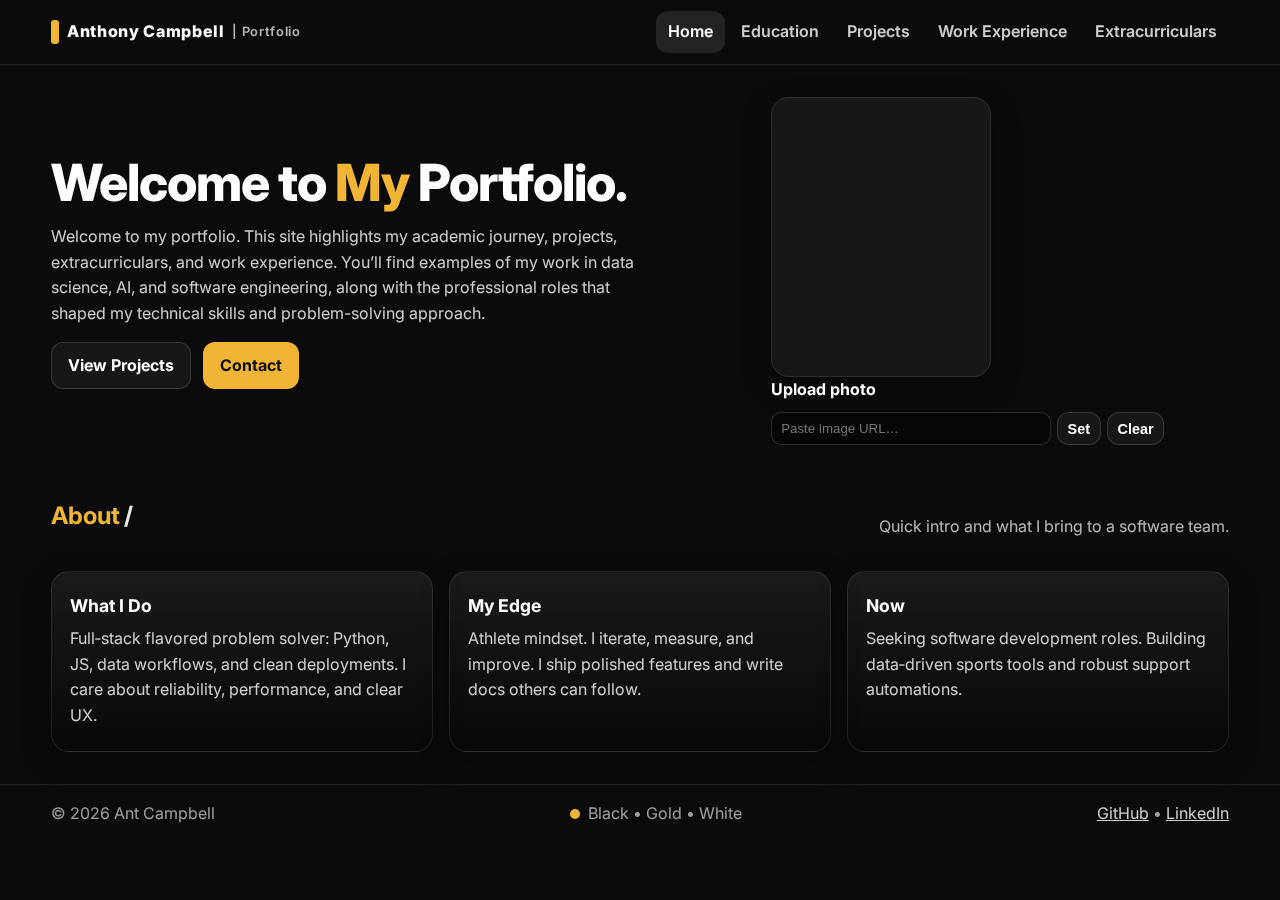
<file: index.html>
<!doctype html>
<html lang="en">
<head>
<meta charset="utf-8" />
<meta name="viewport" content="width=device-width, initial-scale=1" />
<title>Anthony Campbell • Portfolio</title>
<link rel="preconnect" href="https://fonts.googleapis.com">
<link rel="preconnect" href="https://fonts.gstatic.com" crossorigin>
<link href="https://fonts.googleapis.com/css2?family=Inter:wght@400;600;800&display=swap" rel="stylesheet">
<link rel="stylesheet" href="assets/css/styles.css" />
</head>
<body data-page="home">
<header class="topbar">
<div class="container topbar__inner">
<a class="logo" href="index.html"><span class="gold-bar"></span>Anthony Campbell<span class="logo-sub"> | Portfolio</span></a>
<nav class="nav">
<a href="index.html" class="nav__link">Home</a>
<a href="education.html" class="nav__link">Education</a>
<a href="projects.html" class="nav__link">Projects</a>
<a href="work.html" class="nav__link">Work Experience</a>
<a href="extracurriculars.html" class="nav__link">Extracurriculars</a>
</nav>
</div>
</header>


<main class="container">
<section class="hero">
<div class="hero__copy">
<h1>Welcome to <span class="gold">My</span> Portfolio.</h1>
<p>Welcome to my portfolio. This site highlights my academic journey, projects, extracurriculars, and work experience.
  You’ll find examples of my work in data science, AI, and software engineering, along with the professional roles that shaped my technical skills and problem-solving approach.</p>
<div class="btn-row">
<a href="projects.html" class="btn btn--ghost">View Projects</a>
<a href="mailto:ant@example.com" class="btn btn--gold">Contact</a>
</div>
</div>
<div class="hero__media">
<div class="photo-frame" id="photoPreview"></div>
<div class="uploader">
<label class="file">
<input type="file" accept="image/*" id="fileInput" /> Upload photo
</label>
<div class="urlset">
<input type="url" id="urlInput" placeholder="Paste image URL…" />
<button id="setUrlBtn" class="btn btn--ghost small">Set</button>
<button id="clearBtn" class="btn btn--ghost small">Clear</button>
</div>
</div>
</div>
</section>


<section class="section">
<div class="section__head">
<h2><span class="gold">About</span><span class="slash">/</span></h2>
<p class="muted">Quick intro and what I bring to a software team.</p>
</div>
<div class="grid grid-3">
<article class="card"><h3>What I Do</h3><p>Full‑stack flavored problem solver: Python, JS, data workflows, and clean deployments. I care about reliability, performance, and clear UX.</p></article>
<article class="card"><h3>My Edge</h3><p>Athlete mindset. I iterate, measure, and improve. I ship polished features and write docs others can follow.</p></article>
<article class="card"><h3>Now</h3><p>Seeking software development roles. Building data‑driven sports tools and robust support automations.</p></article>
</div>
</section>
</main>


<footer class="footer">
<div class="container footer__inner">
<span>© <span id="year"></span> Ant Campbell</span>
<span class="palette"><i></i> Black • Gold • White</span>
<span class="links"><a href="https://github.com/" target="_blank">GitHub</a> • <a href="https://www.linkedin.com/" target="_blank">LinkedIn</a></span>
</div>
</footer>


<script src="assets/js/main.js"></script>
</body>

</html>
</file>
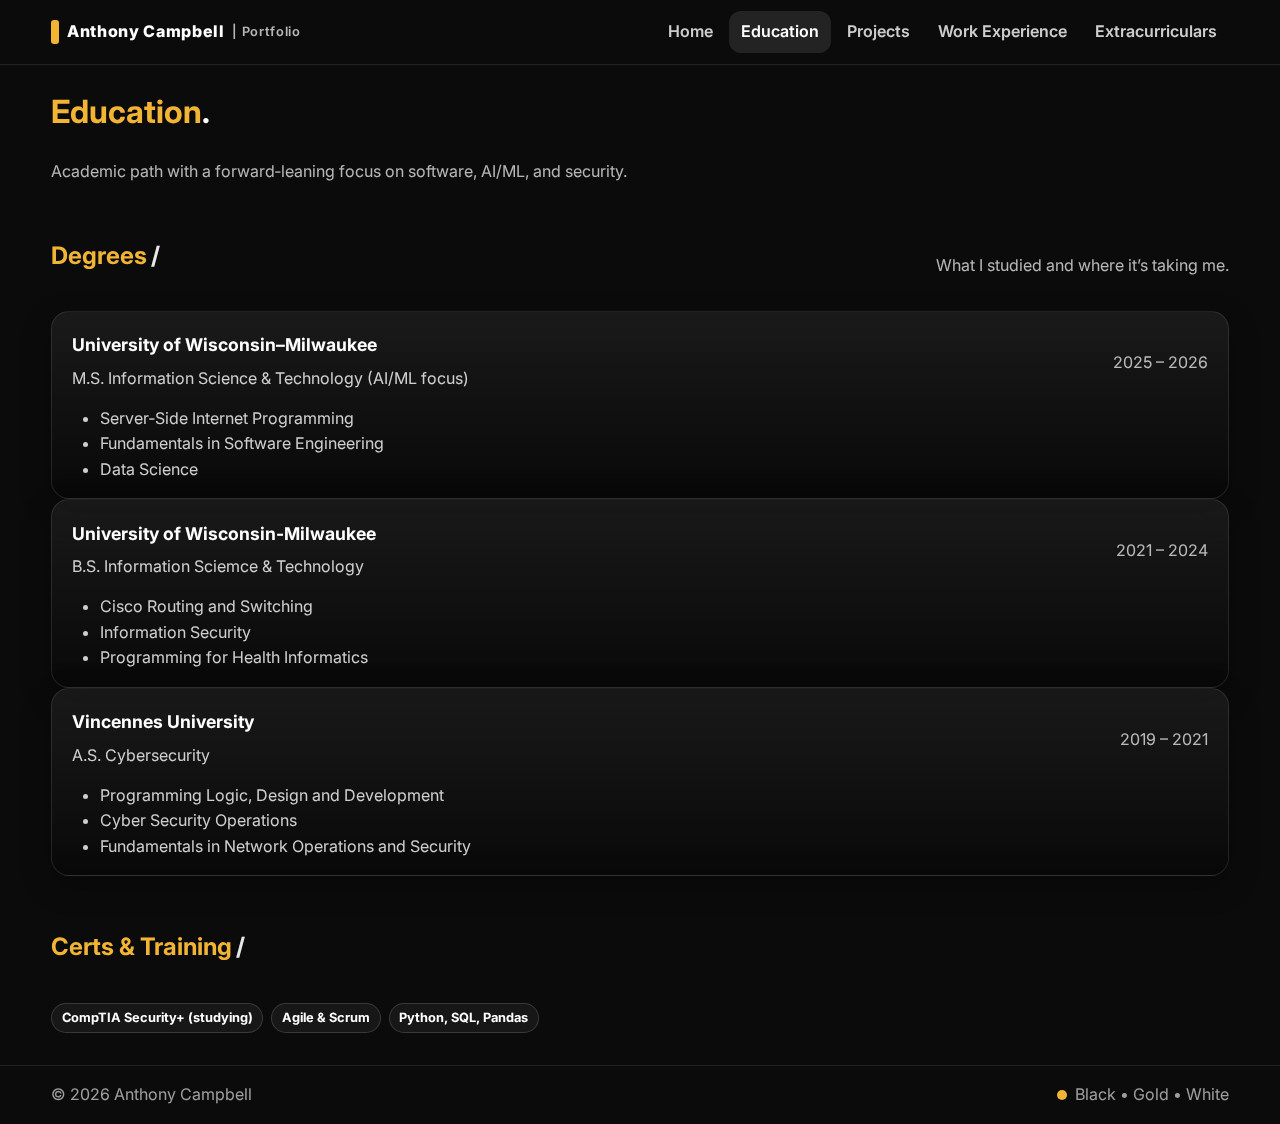
<file: education.html>
<!doctype html>
<html lang="en">
<head>
<meta charset="utf-8" />
<meta name="viewport" content="width=device-width, initial-scale=1" />
<title>Education • Anthony Campbell</title>
<link rel="preconnect" href="https://fonts.googleapis.com"><link rel="preconnect" href="https://fonts.gstatic.com" crossorigin>
<link href="https://fonts.googleapis.com/css2?family=Inter:wght@400;600;800&display=swap" rel="stylesheet">
<link rel="stylesheet" href="assets/css/styles.css" />
</head>
<body data-page="education">
<header class="topbar">
<div class="container topbar__inner">
<a class="logo" href="index.html"><span class="gold-bar"></span>Anthony Campbell<span class="logo-sub"> | Portfolio</span></a>
<nav class="nav">
<a href="index.html" class="nav__link">Home</a>
<a href="education.html" class="nav__link">Education</a>
<a href="projects.html" class="nav__link">Projects</a>
<a href="work.html" class="nav__link">Work Experience</a>
<a href="extracurriculars.html" class="nav__link">Extracurriculars</a>
</nav>
</div>
</header>


<main class="container">
<header class="pagehead"><h1><span class="gold">Education</span><span class="dot">.</span></h1><p class="muted">Academic path with a forward‑leaning focus on software, AI/ML, and security.</p></header>


<section class="section">
<div class="section__head"><h2><span class="gold">Degrees</span><span class="slash">/</span></h2><p class="muted">What I studied and where it’s taking me.</p></div>
<article class="card list">
<div class="list__row"><div><h3>University of Wisconsin–Milwaukee</h3><p class="muted">M.S. Information Science & Technology (AI/ML focus)</p></div><div class="muted">2025 – 2026</div></div>
<ul class="bullets">
<li>Server‑Side Internet Programming</li>
<li>Fundamentals in Software Engineering</li>
<li>Data Science</li>
</ul>
</article>
<article class="card list">
<div class="list__row"><div><h3>University of Wisconsin-Milwaukee</h3><p class="muted">B.S. Information Sciemce & Technology</p></div><div class="muted">2021 – 2024</div></div>
<ul class="bullets">
<li>Cisco Routing and Switching</li>
<li>Information Security</li>
<li>Programming for Health Informatics</li>
</ul>
</article>
<article class="card list">
<div class="list__row"><div><h3>Vincennes University</h3><p class="muted">A.S. Cybersecurity</p></div><div class="muted">2019 – 2021</div></div>
<ul class="bullets">
<li>Programming Logic, Design and Development</li>
<li>Cyber Security Operations</li>
<li>Fundamentals in Network Operations and Security</li>
</ul>
</article>
</section>


<section class="section">
<div class="section__head"><h2><span class="gold">Certs & Training</span><span class="slash">/</span></h2></div>
<div class="pills">
<span class="pill">CompTIA Security+ (studying)</span>
<span class="pill">Agile & Scrum</span>
<span class="pill">Python, SQL, Pandas</span>
</div>
</section>



</main>


<footer class="footer"><div class="container footer__inner"><span>© <span id="year"></span> Anthony Campbell</span><span class="palette"><i></i> Black • Gold • White</span></div></footer>
<script src="assets/js/main.js"></script>
</body>

</html>
</file>
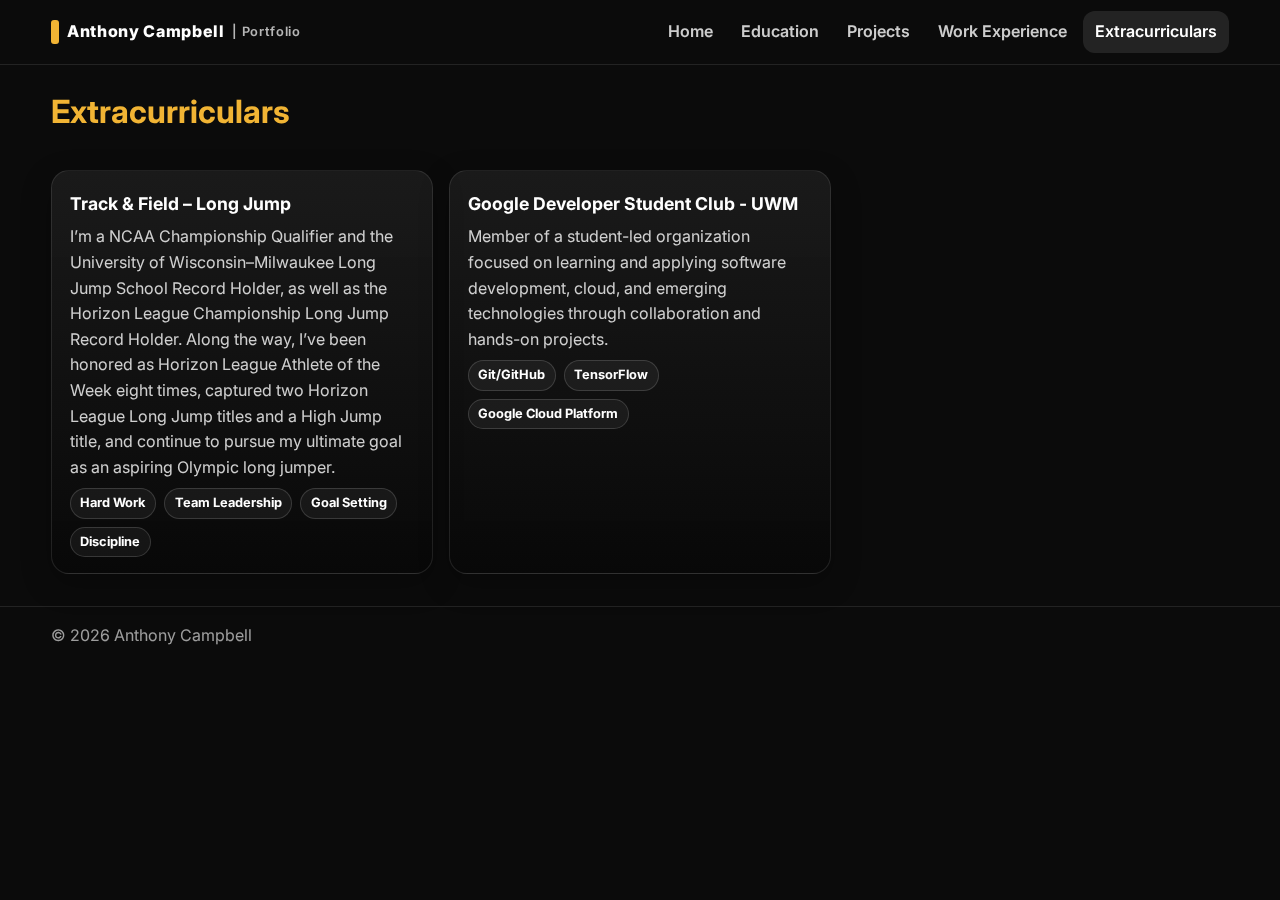
<file: extracurriculars.html>
<!doctype html>
<html lang="en">
<head>
<meta charset="utf-8" />
<meta name="viewport" content="width=device-width, initial-scale=1" />
<title>Extracurriculars • Anthony Campbell</title>
<link rel="preconnect" href="https://fonts.googleapis.com"><link rel="preconnect" href="https://fonts.gstatic.com" crossorigin>
<link href="https://fonts.googleapis.com/css2?family=Inter:wght@400;600;800&display=swap" rel="stylesheet">
<link rel="stylesheet" href="assets/css/styles.css" />
</head>
<body data-page="extracurriculars">
<header class="topbar"><div class="container topbar__inner"><a class="logo" href="index.html"><span class="gold-bar"></span>Anthony Campbell<span class="logo-sub"> | Portfolio</span></a><nav class="nav"><a href="index.html" class="nav__link">Home</a><a href="education.html" class="nav__link">Education</a><a href="projects.html" class="nav__link">Projects</a><a href="work.html" class="nav__link">Work Experience</a><a href="extracurriculars.html" class="nav__link">Extracurriculars</a></nav></div></header>


<main class="container">
<header class="pagehead"><h1><span class="gold">Extracurriculars</span><span class="dot"></span></h1><p class="muted"></p></header>


<section class="section">
<div class="grid grid-3">
<article class="card project"><h3>Track & Field – Long Jump</h3><p>I’m a NCAA Championship Qualifier and the University of Wisconsin–Milwaukee Long Jump School Record Holder, as well as the Horizon League Championship Long Jump Record Holder. Along the way,
  I’ve been honored as Horizon League Athlete of the Week eight times, captured two Horizon League Long Jump titles and a High Jump title, and continue to pursue my ultimate goal as an aspiring Olympic long jumper.</p><div class="pills"><span class="pill">Hard Work</span><span class="pill">Team Leadership</span><span class="pill">Goal Setting</span><span class="pill">Discipline</span></div></article>
<article class="card project"><h3>Google Developer Student Club - UWM</h3><p> Member of a student-led organization focused on learning and applying software development, cloud, and emerging technologies through collaboration and hands-on projects.</p><div class="pills"><span class="pill">Git/GitHub</span><span class="pill">TensorFlow</span><span class="pill">Google Cloud Platform</span></div></article>
  
</section>

</main>


<footer class="footer"><div class="container footer__inner"><span>© <span id="year"></span> Anthony Campbell</span></div></footer>
<script src="assets/js/main.js"></script>
</body>

</html>
</file>
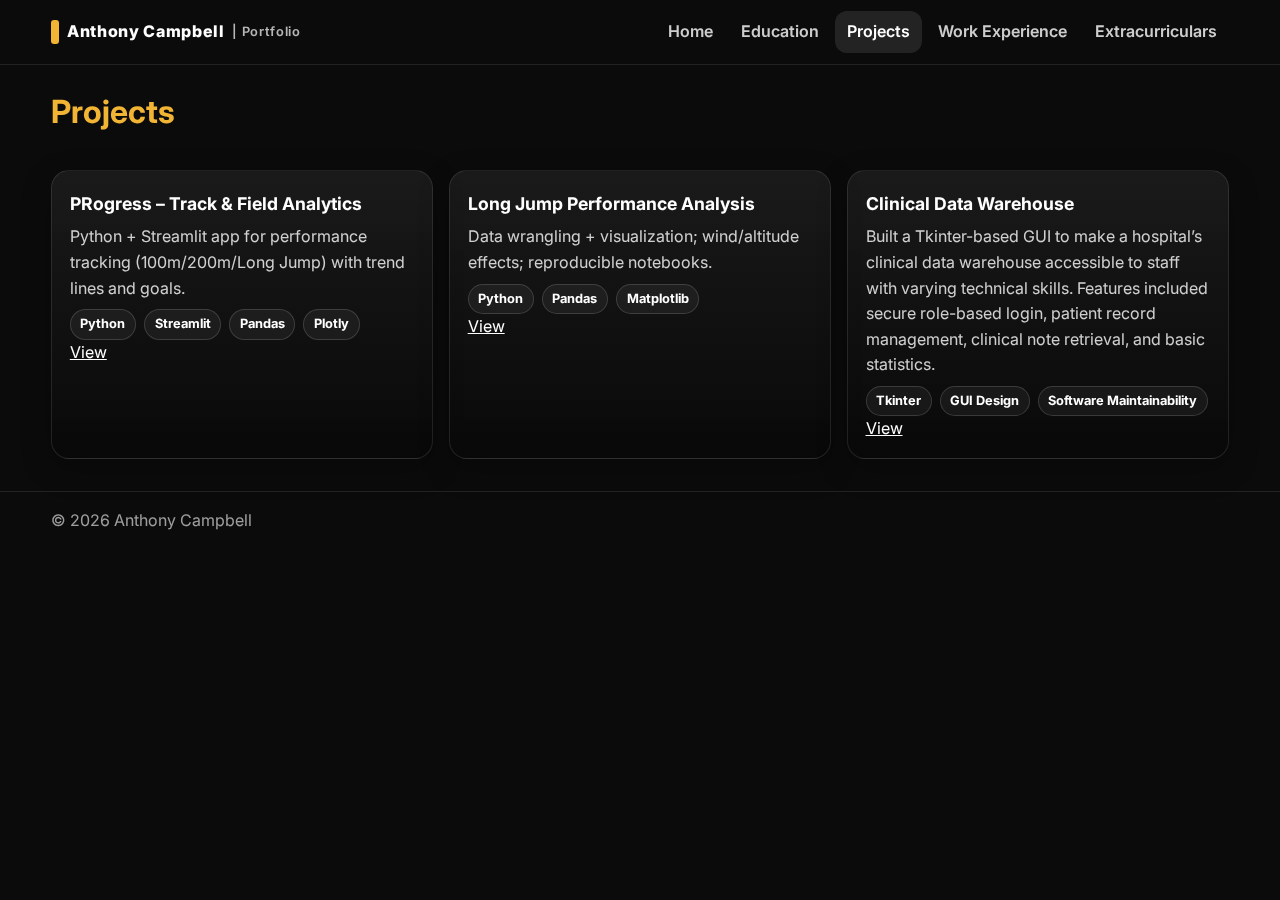
<file: projects.html>
<!doctype html>
<html lang="en">
<head>
<meta charset="utf-8" />
<meta name="viewport" content="width=device-width, initial-scale=1" />
<title>Projects • Anthony Campbell</title>
<link rel="preconnect" href="https://fonts.googleapis.com"><link rel="preconnect" href="https://fonts.gstatic.com" crossorigin>
<link href="https://fonts.googleapis.com/css2?family=Inter:wght@400;600;800&display=swap" rel="stylesheet">
<link rel="stylesheet" href="assets/css/styles.css" />
</head>
<body data-page="projects">
<header class="topbar"><div class="container topbar__inner"><a class="logo" href="index.html"><span class="gold-bar"></span>Anthony Campbell<span class="logo-sub"> | Portfolio</span></a><nav class="nav"><a href="index.html" class="nav__link">Home</a><a href="education.html" class="nav__link">Education</a><a href="projects.html" class="nav__link">Projects</a><a href="work.html" class="nav__link">Work Experience</a><a href="extracurriculars.html" class="nav__link">Extracurriculars</a></nav></div></header>


<main class="container">
<header class="pagehead"><h1><span class="gold">Projects</span><span class="dot"></span></h1><p class="muted"></p></header>


<section class="section">
<div class="grid grid-3">
<article class="card project"><h3>PRogress – Track & Field Analytics</h3><p>Python + Streamlit app for performance tracking (100m/200m/Long Jump) with trend lines and goals.</p><div class="pills"><span class="pill">Python</span><span class="pill">Streamlit</span><span class="pill">Pandas</span><span class="pill">Plotly</span></div><a href="https://antcampbellprogress.streamlit.app/" class="link">View</a></article>
<article class="card project"><h3>Long Jump Performance Analysis</h3><p>Data wrangling + visualization; wind/altitude effects; reproducible notebooks.</p><div class="pills"><span class="pill">Python</span><span class="pill">Pandas</span><span class="pill">Matplotlib</span></div><a href="https://github.com/AnthonyRCamp27/Longjumpanalysis/tree/main" class="link">View</a></article>
<article class="card project"><h3>Clinical Data Warehouse</h3><p>Built a Tkinter-based GUI to make a hospital’s clinical data warehouse accessible to staff with varying technical skills. Features included secure role-based login, patient record management, clinical note retrieval, and basic statistics.</p><div class="pills"><span class="pill">Tkinter</span><span class="pill">GUI Design</span><span class="pill">Software Maintainability</span></div><a href="https://github.com/AnthonyRCamp27/clinical-data-warehouse" class="link">View</a></article>
</div>
</section>



</main>


<footer class="footer"><div class="container footer__inner"><span>© <span id="year"></span> Anthony Campbell</span></div></footer>
<script src="assets/js/main.js"></script>
</body>

</html>
</file>
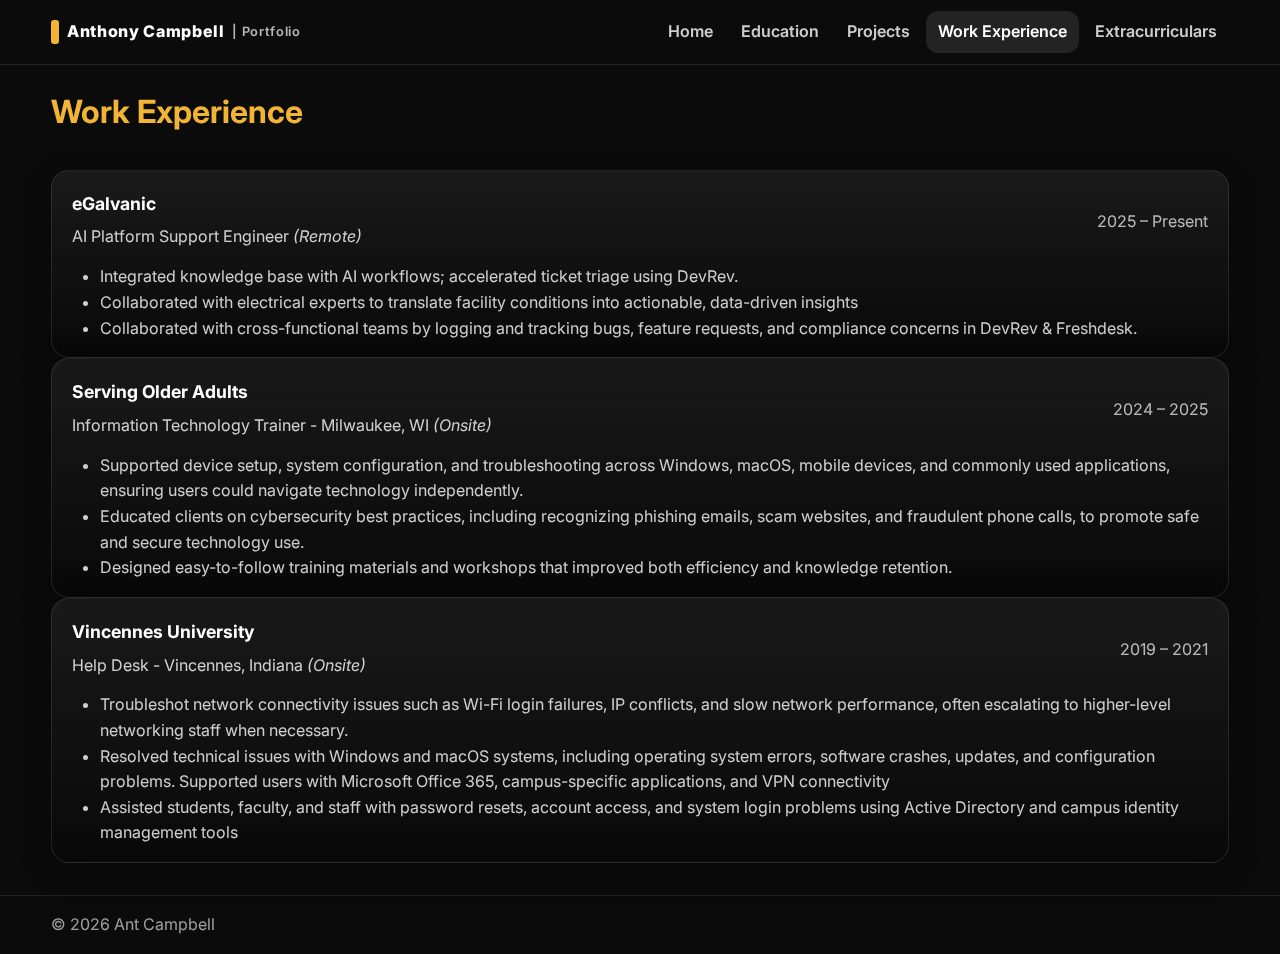
<file: work.html>
<!doctype html>
<html lang="en">
<head>
<meta charset="utf-8" />
<meta name="viewport" content="width=device-width, initial-scale=1" />
<title>Work Experience • Anthony Campbell</title>
<link rel="preconnect" href="https://fonts.googleapis.com"><link rel="preconnect" href="https://fonts.gstatic.com" crossorigin>
<link href="https://fonts.googleapis.com/css2?family=Inter:wght@400;600;800&display=swap" rel="stylesheet">
<link rel="stylesheet" href="assets/css/styles.css" />
</head>
<body data-page="work">
<header class="topbar"><div class="container topbar__inner"><a class="logo" href="index.html"><span class="gold-bar"></span>Anthony Campbell<span class="logo-sub"> | Portfolio</span></a><nav class="nav"><a href="index.html" class="nav__link">Home</a><a href="education.html" class="nav__link">Education</a><a href="projects.html" class="nav__link">Projects</a><a href="work.html" class="nav__link">Work Experience</a><a href="extracurriculars.html" class="nav__link">Extracurriculars</a></nav></div></header>


<main class="container">
<header class="pagehead"><h1><span class="gold">Work Experience</span></h1><p class="muted"></p></header>


<section class="section">
<article class="card list">
<div class="list__row"><div><h3>eGalvanic</h3><p class="muted">AI Platform Support Engineer<em> (Remote)</em></p></div><div class="muted">2025 – Present</div></div>
<ul class="bullets">
<li>Integrated knowledge base with AI workflows; accelerated ticket triage using DevRev.</li>
<li>Collaborated with electrical experts to translate facility conditions into actionable, data-driven insights</li>
<li>Collaborated with cross-functional teams by logging and tracking bugs, feature requests, and compliance concerns in
DevRev & Freshdesk.</li>
</ul>
</article>
<article class="card list">
<div class="list__row"><div><h3>Serving Older Adults</h3><p class="muted">Information Technology Trainer - Milwaukee, WI<em> (Onsite)</em></p></div><div class="muted">2024 – 2025</div></div>
<ul class="bullets">
<li>Supported device setup, system configuration, and troubleshooting across Windows, macOS, mobile devices, and
commonly used applications, ensuring users could navigate technology independently.</li>
<li>Educated clients on cybersecurity best practices, including recognizing phishing emails, scam websites, and fraudulent
phone calls, to promote safe and secure technology use.</li>
<li>Designed easy-to-follow training materials and workshops that improved both efficiency and knowledge retention.</li>
</ul>
</article>
<article class="card list">
<div class="list__row"><div><h3>Vincennes University</h3><p class="muted">Help Desk - Vincennes, Indiana<em> (Onsite)</em></p></div><div class="muted">2019 – 2021</div></div>
<ul class="bullets">
<li>Troubleshot network connectivity issues such as Wi-Fi login failures, IP conflicts, and slow network performance, often
escalating to higher-level networking staff when necessary.</li>
<li>Resolved technical issues with Windows and macOS systems, including operating system errors, software crashes,
updates, and configuration problems. Supported users with Microsoft Office 365, campus-specific applications, and VPN
connectivity</li>
<li>Assisted students, faculty, and staff with password resets, account access, and system login problems using Active
Directory and campus identity management tools</li>
</ul>
</article>
</section>


</main>


<footer class="footer"><div class="container footer__inner"><span>© <span id="year"></span> Ant Campbell</span></div></footer>
<script src="assets/js/main.js"></script>
</body>

</html>
</file>
<file: assets/css/styles.css>
/* UWM Black-Gold-White theme */
:root {
--black: #0b0b0b;
--white: #ffffff;
--gold: #f1b434; /* UWM-style gold */
--gold-deep: #d99a00;
--muted: #c7c7c7;
}
* { box-sizing: border-box; }
html, body { height: 100%; }
body {
margin: 0;
font-family: Inter, system-ui, -apple-system, Segoe UI, Roboto, Arial, sans-serif;
background: var(--black);
color: var(--white);
line-height: 1.6;
}
.container { width: min(1200px, 92%); margin-inline: auto; }
.gold { color: var(--gold); }
.muted { color: #ffffffb3; }
.dot { color: var(--white); }
.slash { color: var(--white); opacity: 0.9; margin-left: .25rem; }


/* Topbar */
.topbar { position: sticky; top: 0; backdrop-filter: saturate(180%) blur(6px); background: rgba(11,11,11,.6); border-bottom: 1px solid #ffffff1a; z-index: 50; }
.topbar__inner { display: flex; align-items: center; justify-content: space-between; height: 64px; }
.logo { color: var(--white); text-decoration: none; font-weight: 800; letter-spacing: .04em; display: inline-flex; align-items: center; gap: .5rem; }
.logo-sub { font-weight: 600; font-size: .8rem; opacity: .7; }
.gold-bar { display: inline-block; width: 8px; height: 24px; border-radius: 3px; background: var(--gold); }
.nav { display: flex; gap: .25rem; }
.nav__link { color: #ffffffcc; text-decoration: none; padding: .5rem .75rem; border-radius: 12px; font-weight: 600; }
.nav__link:hover { background: #ffffff0d; color: #fff; }
.nav__link.active { background: #ffffff1a; color: #fff; }


/* Hero */
.hero { display: grid; grid-template-columns: 1.2fr .8fr; gap: 2rem; margin: 2rem 0 1rem; align-items: center; }
.hero h1 { font-size: clamp(2rem, 4vw, 3.25rem); line-height: 1.15; margin: 0; font-weight: 800; letter-spacing: -.02em; }
.hero__copy p { margin: .75rem 0 1rem; color: #ffffffcc; max-width: 60ch; }
.btn-row { display: flex; gap: .75rem; }


/* Buttons */
.btn { display: inline-flex; align-items: center; justify-content: center; gap: .5rem; font-weight: 700; border-radius: 12px; padding: .6rem 1rem; text-decoration: none; border: 1px solid #ffffff26; color: #fff; background: #ffffff0d; }
.btn:hover { border-color: #ffffff40; }
.btn--gold { background: var(--gold); color: var(--black); border-color: transparent; }
.btn--gold:hover { background: var(--gold-deep); }
.btn--ghost { background: #ffffff0d; }
.btn.small { padding: .4rem .6rem; font-size: .9rem; }


/* Cards & grids */
.section { margin: 2rem 0; }
.section__head { display: flex; align-items: end; justify-content: space-between; gap: 1rem; margin-bottom: 1rem; }
.grid { display: grid; gap: 1rem; }
.grid-3 { grid-template-columns: repeat(3, 1fr); }
.grid-2 { grid-template-columns: repeat(2, 1fr); }
.card { border: 1px solid #ffffff1a; background: linear-gradient(180deg, #ffffff10, #00000033); border-radius: 18px; padding: 1rem 1.1rem; box-shadow: 0 10px 30px #00000040; }
.card h3 { margin: .2rem 0 .4rem; font-size: 1.1rem; }
.card p { margin: .2rem 0 .4rem; color: #ffffffcc; }
.list { padding: 1rem 1.25rem; }
.list__row { display: flex; align-items: center; justify-content: space-between; gap: 1rem; }
.bullets { margin: .5rem 0 0 .75rem; padding: 0 0 0 1rem; color: #ffffffcc; }
.pills { display: flex; flex-wrap: wrap; gap: .5rem; margin-top: .5rem; }
.pill { border: 1px solid #ffffff26; background: #ffffff0d; border-radius: 999px; padding: .25rem .6rem; font-weight: 700; font-size: .8rem; }
.link { color: #fff; text-decoration: underline; }


/* Uploader */
.uploader { display: grid; gap: .6rem; align-items: start; }
.photo-frame { width: 220px; height: 280px; border-radius: 18px; border: 1px solid #ffffff1a; background: #ffffff0d center/cover no-repeat; box-shadow: 0 10px 30px #00000040; }
.photo-frame.small { width: 150px; height: 190px; }
.file { display: inline-flex; gap: .5rem; align-items: center; cursor: pointer; font-weight: 700; }
.file input { display: none; }
.urlset { display: flex; gap: .4rem; }
.urlset input { width: min(280px, 60vw); padding: .5rem .6rem; border-radius: 10px; border: 1px solid #ffffff26; background: #00000066; color: #fff; }


/* Footer */
.footer { border-top: 1px solid #ffffff1a; margin-top: 2rem; }
.footer__inner { display: flex; align-items: center; justify-content: space-between; gap: 1rem; padding: 1rem 0; color: #ffffff99; }
.footer .palette { display: inline-flex; align-items: center; gap: .5rem; }
.footer .palette i { width: 10px; height: 10px; border-radius: 50%; background: var(--gold); display: inline-block; }
.footer a { color: #ffffffcc; }
.footer a:hover { color: #fff; }


/* Responsive */
@media (max-width: 900px) {
.hero { grid-template-columns: 1fr; }
.grid-3 { grid-template-columns: 1fr 1fr; }
}
@media (max-width: 640px) {
.grid-3, .grid-2 { grid-template-columns: 1fr; }
.list__row { align-items: start; flex-direction: column; }
}
</file>
